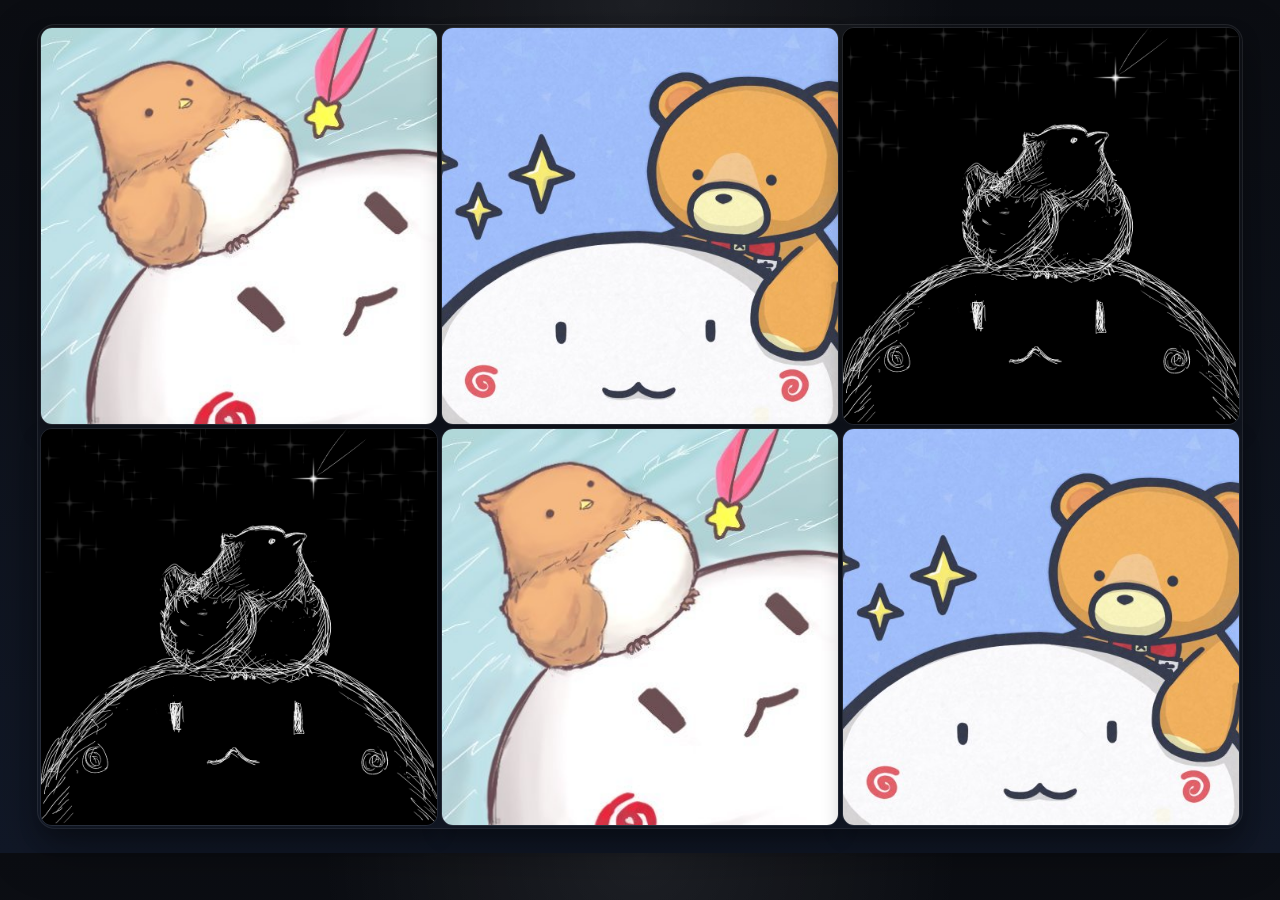
<file: .workhop/art-page/index.html>
<!DOCTYPE html>
<html lang="en">
<head>
  <meta charset="UTF-8">
  <meta name="viewport" content="width=device-width, initial-scale=1.0">
  <title>Image Gallery</title>
  <style>
    body {
      margin: 0;
      background:
        radial-gradient(circle at top, rgba(255,255,255,0.08), transparent 30%),
        linear-gradient(180deg, #0b0d12 0%, #111827 100%);
      color: #ffffff;
      font-family: system-ui, -apple-system, sans-serif;
    }

    /* Minimal margin grid */
    .gallery-grid {
      display: grid;
      gap: 3.5px;
      grid-template-columns: repeat(auto-fit, minmax(300px, 1fr));
      padding: 2px;
      max-width: 1200px;
      margin: 24px auto;
      background: rgba(255,255,255,0.02);
      border: 1px solid rgba(255,255,255,0.08);
      border-radius: 18px;
      box-shadow: 0 20px 50px rgba(0,0,0,0.35);
    }

    .gallery-item {
      position: relative;
      aspect-ratio: 1 / 1; /* Keeps all images square */
      overflow: hidden;
      border-radius: 7px;
      overflow: hidden;
      border-radius: 12px;
      border: 1px solid rgba(255,255,255,0.08);
      box-shadow: 0 10px 20px rgba(0,0,0,0.25);
    }

    .gallery-item img {
      width: 100%;
      height: 100%;
      object-fit: cover;
      transition: transform 0.4s ease;
      cursor: pointer;
      border-radius: 7px;
    }

    /* Subtle zoom without darkening the image */
    .gallery-item:hover img {
      transform: scale(1.05);
    }

    /* Bottom-right text alignment */
    .hover-content {
      position: absolute;
      bottom: 15px;
      right: 15px;
      text-align: right;
      opacity: 0;
      transition: opacity 0.4s ease;
      /* Heavy text shadow ensures readability without dimming the background */
      text-shadow: 0px 2px 8px rgba(0, 0, 0, 0.9), 0px 0px 4px rgba(0, 0, 0, 0.6);
      pointer-events: none; /* Prevents text from interfering with mouse hovering */
    }

    .gallery-item:hover .hover-content {
      opacity: 1;
    }

    .hover-date {
      font-size: 0.85rem;
      color: #e4e4e7;
      margin-bottom: 2px;
      font-weight: 500;
      letter-spacing: 0.05em;
    }

    .hover-title {
      font-size: 1.2rem;
      font-weight: 700;
      margin: 0;
    }

    .gallery-item img:focus-visible {
      outline: 3px solid #ffffff;
      outline-offset: -3px;
    }

    .image-viewer {
      box-sizing: border-box;
      width: 100vw;
      height: 100vh;
      max-width: none;
      max-height: none;
      padding: 0;
      border: 0;
      background: #000000;
      color: #ffffff;
      
      opacity: 1;
      transform: scale(1);
      transition: opacity 250ms ease, transform 250ms ease; display: 250ms allow-discrete;
    }

    .image-viewer[open] {
      display: grid;
      place-items: center;
      opacity: 1;
      transform: scale(1);
    }

    .image-viewer::backdrop {
      background: #000000;
      transition: background-color 250ms ease;
    }

    .image-viewer img {
      max-width: 100%;
      max-height: 100%;
      object-fit: contain;
    }

    .image-viewer button {
      position: absolute;
      top: 1rem;
      right: 1rem;
      width: 2.75rem;
      height: 2.75rem;
      padding: 0;
      border: 0;
      background: transparent;
      color: inherit;
      font: inherit;
      font-size: 2rem;
      line-height: 1;
      cursor: pointer;
    }

    @starting-style {
      .image-viewer[open] {
        opacity: 0;
        transform: scale(0.98);
      }

      .image-viewer[open]::backdrop {
        background-color: transparent;
      }
    }

    @media (prefers-reduced-motion: reduce) {
      .image-viewer,
      .image-viewer::backdrop {
        transition: none;
      }
    }

    @media (max-width: 600px) {
      .image-viewer {
        padding: 1rem;
      }
    }

    @media (max-width: 1024px) {
      .hover-content {
        opacity: 1;
      }
    }
  </style>
</head>
<body>

  <div class="gallery-grid">
    
    <!-- Gallery Item 1 -->
    <div class="gallery-item">
      <img src="illust/dummy1.jpg" alt="Gallery Image 1" loading="lazy">
      <div class="hover-content">
        <div class="hover-date">October 12, 2026</div>
        <h3 class="hover-title">Mountain Summit</h3>
      </div>
    </div>

    <!-- Gallery Item 2 -->
    <div class="gallery-item">
      <img src="illust/dummy2.jpg" alt="Gallery Image 2" loading="lazy">
      <div class="hover-content">
        <div class="hover-date">September 28, 2026</div>
        <h3 class="hover-title">City Lights</h3>
      </div>
    </div>

    <!-- Gallery Item 3 -->
    <div class="gallery-item">
      <img src="illust/dummy3.jpg" alt="Gallery Image 3" loading="lazy">
      <div class="hover-content">
        <div class="hover-date">August 05, 2026</div>
        <h3 class="hover-title">Ocean View</h3>
      </div>
    </div>

        <!-- Gallery Item 3 -->
    <div class="gallery-item">
      <img src="illust/dummy3.jpg" alt="Gallery Image 3" loading="lazy">
      <div class="hover-content">
        <div class="hover-date">August 05, 2026</div>
        <h3 class="hover-title">Ocean View</h3>
      </div>
    </div>

        <!-- Gallery Item 1 -->
    <div class="gallery-item">
      <img src="illust/dummy1.jpg" alt="Gallery Image 1" loading="lazy">
      <div class="hover-content">
        <div class="hover-date">October 12, 2026</div>
        <h3 class="hover-title">Mountain Summit</h3>
      </div>
    </div>

        <!-- Gallery Item 2 -->
    <div class="gallery-item">
      <img src="illust/dummy2.jpg" alt="Gallery Image 2" loading="lazy">
      <div class="hover-content">
        <div class="hover-date">September 28, 2026</div>
        <h3 class="hover-title">City Lights</h3>
      </div>
    </div>
    
    <!-- Add more items by copying the block above -->

  </div>

  <dialog class="image-viewer" aria-label="Full-screen image viewer">
    <img alt="">
    <button type="button" aria-label="Close full-screen image">×</button>
  </dialog>

  <script>
    const imageViewer = document.querySelector('.image-viewer');
    const viewerImage = imageViewer.querySelector('img');
    const gallery = document.querySelector('.gallery-grid');

    function openImageViewer(image) {
      viewerImage.src = image.currentSrc || image.src;
      viewerImage.alt = image.alt;
      imageViewer.showModal();
    }

    gallery.addEventListener('click', (event) => {
      const image = event.target.closest('.gallery-item img');
      if (image) openImageViewer(image);
    });

    gallery.addEventListener('keydown', (event) => {
      const image = event.target.closest('.gallery-item img');
      if (image && (event.key === 'Enter' || event.key === ' ')) {
        event.preventDefault();
        openImageViewer(image);
      }
    });

    imageViewer.querySelector('button').addEventListener('click', () => imageViewer.close());
    imageViewer.addEventListener('click', (event) => {
      if (event.target === imageViewer) imageViewer.close();
    });

    document.querySelectorAll('.gallery-item img').forEach((image) => {
      image.tabIndex = 0;
      image.setAttribute('role', 'button');
      image.setAttribute('aria-haspopup', 'dialog');
      image.setAttribute('aria-label', `View ${image.alt} full screen`);
    });
  </script>

</body>
</html>
</file>
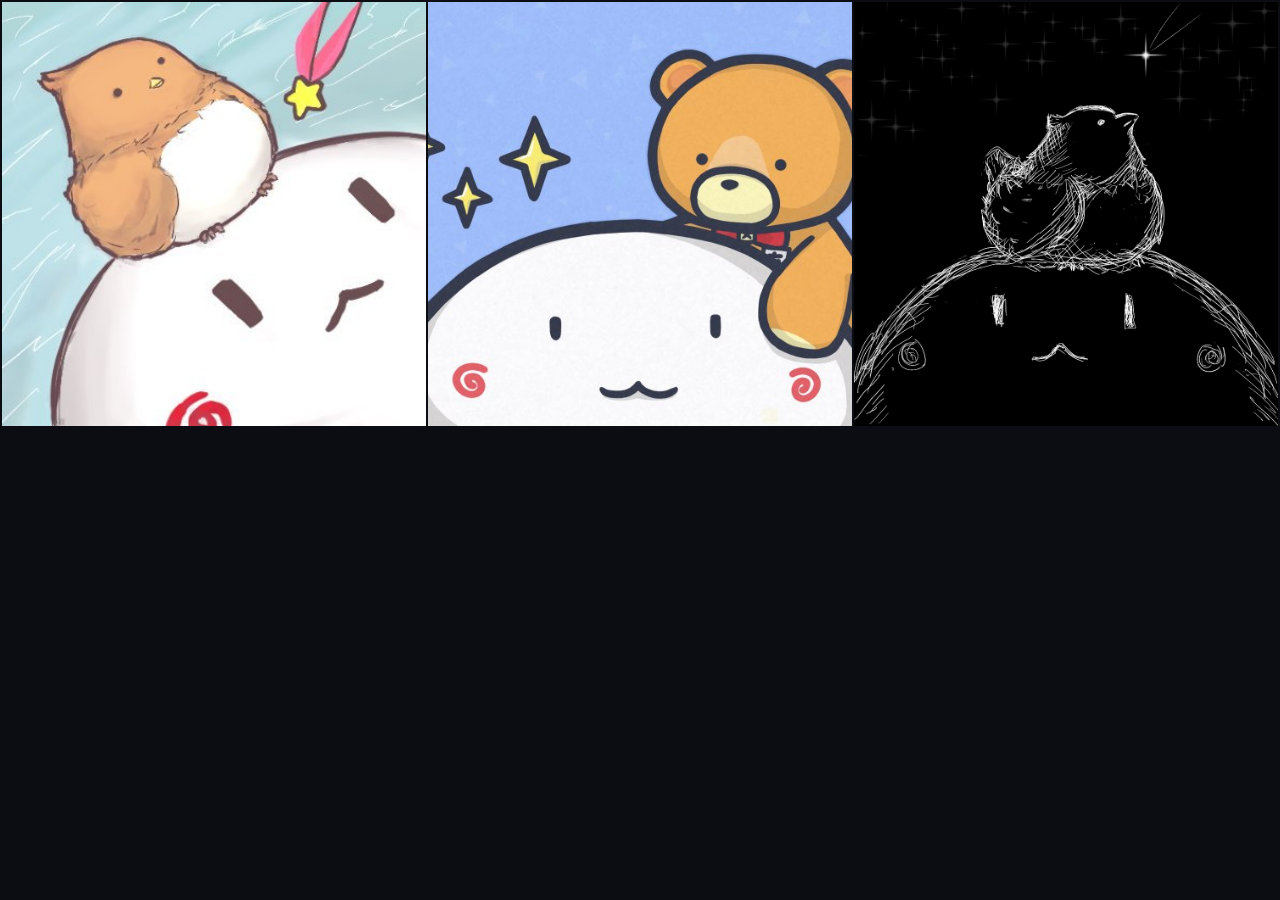
<file: projects/art/index.html>
<!DOCTYPE html>
<html lang="en">
<head>
  <meta charset="UTF-8">
  <meta name="viewport" content="width=device-width, initial-scale=1.0">
  <title>Image Gallery</title>
  <style>
    body {
      margin: 0;
      background-color: #0b0d12;
      font-family: system-ui, -apple-system, sans-serif;
      color: #ffffff;
    }

    /* Minimal margin grid */
    .gallery-grid {
      display: grid;
      grid-template-columns: repeat(auto-fit, minmax(300px, 1fr));
      gap: 2px; /* Creates the near-zero margin effect between images */
      padding: 2px;
    }

    .gallery-item {
      position: relative;
      aspect-ratio: 1 / 1; /* Keeps all images square */
      overflow: hidden;
    }

    .gallery-item img {
      width: 100%;
      height: 100%;
      object-fit: cover;
      transition: transform 0.4s ease;
      cursor: pointer;
    }

    /* Subtle zoom without darkening the image */
    .gallery-item:hover img {
      transform: scale(1.05);
    }

    /* Bottom-right text alignment */
    .hover-content {
      position: absolute;
      bottom: 15px;
      right: 15px;
      text-align: right;
      opacity: 0;
      transition: opacity 0.4s ease;
      /* Heavy text shadow ensures readability without dimming the background */
      text-shadow: 0px 2px 8px rgba(0, 0, 0, 0.9), 0px 0px 4px rgba(0, 0, 0, 0.6);
      pointer-events: none; /* Prevents text from interfering with mouse hovering */
    }

    .gallery-item:hover .hover-content {
      opacity: 1;
    }

    .hover-date {
      font-size: 0.85rem;
      color: #e4e4e7;
      margin-bottom: 2px;
      font-weight: 500;
      letter-spacing: 0.05em;
    }

    .hover-title {
      font-size: 1.2rem;
      font-weight: 700;
      margin: 0;
    }

    .gallery-item img:focus-visible {
      outline: 3px solid #ffffff;
      outline-offset: -3px;
    }

    .image-viewer {
      box-sizing: border-box;
      width: 100vw;
      height: 100vh;
      max-width: none;
      max-height: none;
      padding: 0;
      border: 0;
      background: #000000;
      color: #ffffff;
      
      opacity: 1;
      transform: scale(1);
      transition: opacity 250ms ease, transform 250ms ease; display 250ms allow-discrete;
    }

    .image-viewer[open] {
      display: grid;
      place-items: center;
      opacity: 1;
      transform: scale(1);
    }

    .image-viewer::backdrop {
      background: #000000;
      transition: background-color 250ms ease;
    }

    .image-viewer img {
      max-width: 100%;
      max-height: 100%;
      object-fit: contain;
    }

    .image-viewer button {
      position: absolute;
      top: 1rem;
      right: 1rem;
      width: 2.75rem;
      height: 2.75rem;
      padding: 0;
      border: 0;
      background: transparent;
      color: inherit;
      font: inherit;
      font-size: 2rem;
      line-height: 1;
      cursor: pointer;
    }

    @starting-style {
      .image-viewer[open] {
        opacity: 0;
        transform: scale(0.98);
      }

      .image-viewer[open]::backdrop {
        background-color: transparent;
      }
    }

    @media (prefers-reduced-motion: reduce) {
      .image-viewer,
      .image-viewer::backdrop {
        transition: none;
      }
    }

    @media (max-width: 600px) {
      .image-viewer {
        padding: 1rem;
      }
    }

    @media (max-width: 1024px) {
      .hover-content {
        opacity: 1;
      }
    }
  </style>
</head>
<body>

  <div class="gallery-grid">
    
    <!-- Gallery Item 1 -->
    <div class="gallery-item">
      <img src="illust/1.jpg" alt="Gallery Image 1" loading="lazy">
      <div class="hover-content">
        <div class="hover-date">October 12, 2026</div>
        <h3 class="hover-title">Mountain Summit</h3>
      </div>
    </div>

    <!-- Gallery Item 2 -->
    <div class="gallery-item">
      <img src="illust/2.jpg" alt="Gallery Image 2" loading="lazy">
      <div class="hover-content">
        <div class="hover-date">September 28, 2026</div>
        <h3 class="hover-title">City Lights</h3>
      </div>
    </div>

    <!-- Gallery Item 3 -->
    <div class="gallery-item">
      <img src="illust/3.jpg" alt="Gallery Image 3" loading="lazy">
      <div class="hover-content">
        <div class="hover-date">August 05, 2026</div>
        <h3 class="hover-title">Ocean View</h3>
      </div>
    </div>

    <!-- Add more items by copying the block above -->

  </div>

  <dialog class="image-viewer" aria-label="Full-screen image viewer">
    <img alt="">
    <button type="button" aria-label="Close full-screen image">×</button>
  </dialog>

  <script>
    const imageViewer = document.querySelector('.image-viewer');
    const viewerImage = imageViewer.querySelector('img');
    const gallery = document.querySelector('.gallery-grid');

    function openImageViewer(image) {
      viewerImage.src = image.currentSrc || image.src;
      viewerImage.alt = image.alt;
      imageViewer.showModal();
    }

    gallery.addEventListener('click', (event) => {
      const image = event.target.closest('.gallery-item img');
      if (image) openImageViewer(image);
    });

    gallery.addEventListener('keydown', (event) => {
      const image = event.target.closest('.gallery-item img');
      if (image && (event.key === 'Enter' || event.key === ' ')) {
        event.preventDefault();
        openImageViewer(image);
      }
    });

    imageViewer.querySelector('button').addEventListener('click', () => imageViewer.close());
    imageViewer.addEventListener('click', (event) => {
      if (event.target === imageViewer) imageViewer.close();
    });

    document.querySelectorAll('.gallery-item img').forEach((image) => {
      image.tabIndex = 0;
      image.setAttribute('role', 'button');
      image.setAttribute('aria-haspopup', 'dialog');
      image.setAttribute('aria-label', `View ${image.alt} full screen`);
    });
  </script>

</body>
</html>
</file>
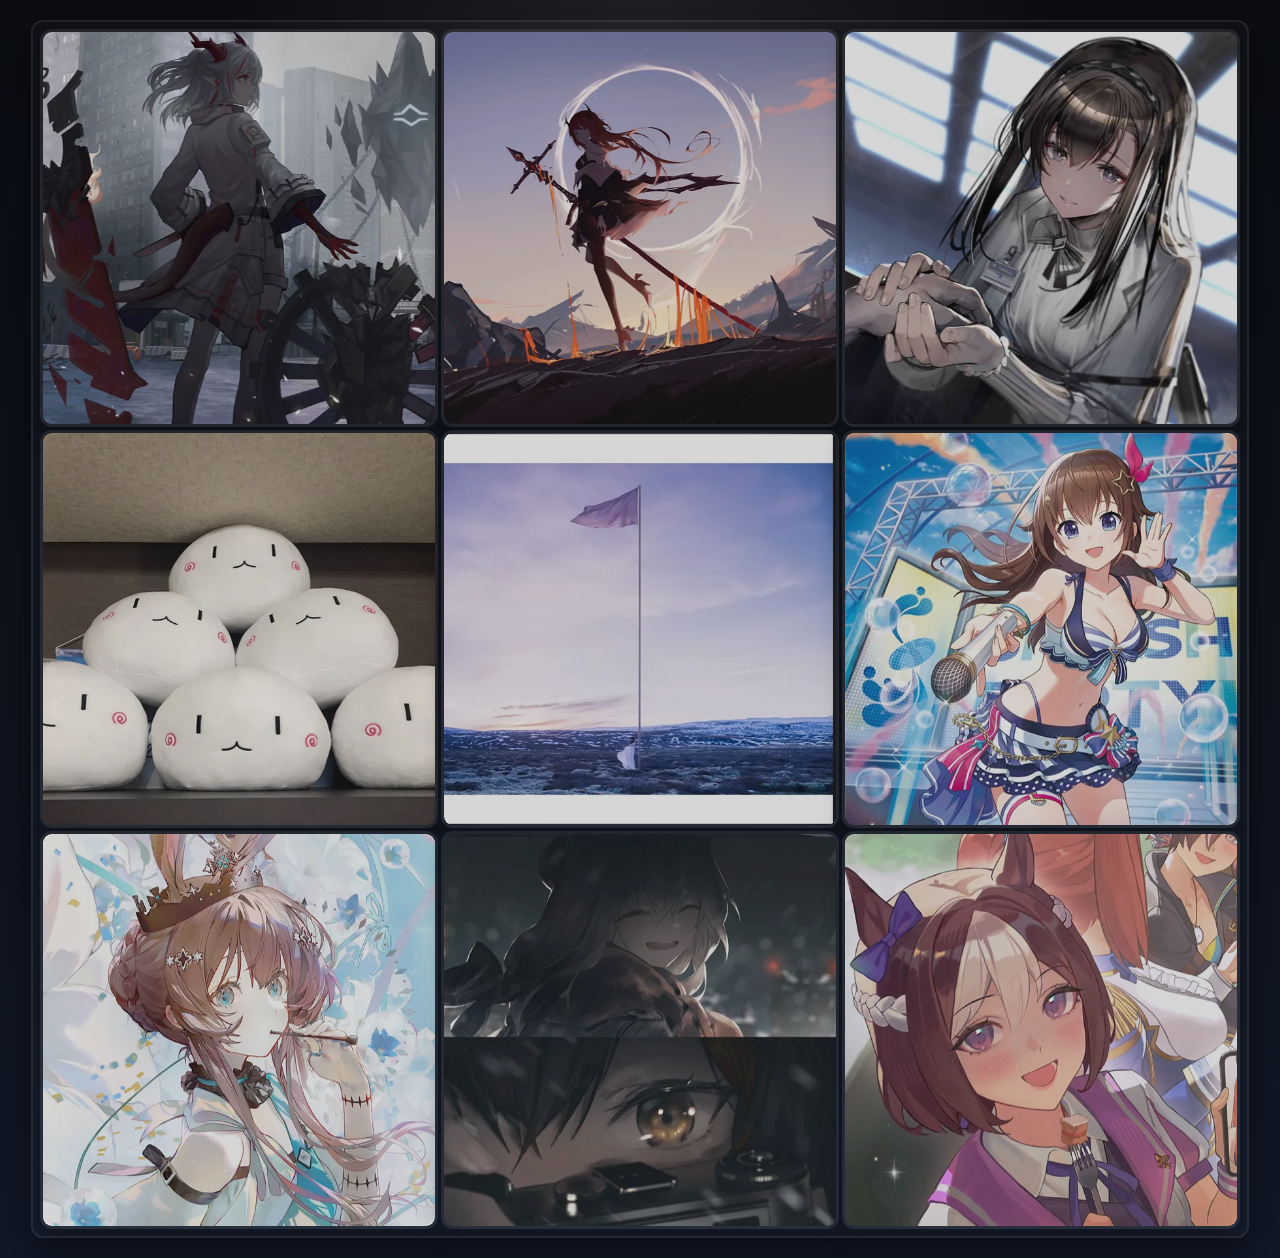
<file: workshop/art-page/index.html>
<!DOCTYPE html>
<html lang="en">
<head>
  <meta charset="UTF-8">
  <meta name="viewport" content="width=device-width, initial-scale=1.0">
  <title>Image Gallery</title>
  <style>
    body {
      margin: 0;
      background:
        radial-gradient(circle at top, rgba(255,255,255,0.08), transparent 30%),
        linear-gradient(180deg, #0b0d12 0%, #111827 100%);
      color: #ffffff;
      font-family: system-ui, -apple-system, sans-serif;
    }

    body:has(dialog[open]) {
      overflow: hidden;
    }

    .gallery-grid {
      display: grid;
      gap: 3.5px;
      grid-template-columns: repeat(auto-fit, minmax(300px, 1fr));
      padding: 7px;
      max-width: 1200px;
      width: calc(100% - 40px);
      margin: 20px auto;
      background: rgba(255,255,255,0.02);
      border: 2px solid rgba(255,255,255,0.08);
      border-radius: 12px;
      box-shadow: 0 20px 50px rgba(0,0,0,0.35);
    }

    .gallery-item {
      position: relative;
      aspect-ratio: 1 / 1;
      overflow: hidden;
      border-radius: 7px;
      overflow: hidden;
      border-radius: 12px;
      border: 3px solid rgba(255,255,255,0.08);
      box-shadow: 0 10px 20px rgba(0,0,0,0.25);
    }

    .gallery-item img {
      width: 100%;
      height: 100%;
      object-fit: cover;
      transition: transform 0.4s ease;
      cursor: pointer;
      border-radius: 7px;

      filter: contrast(0.94) saturate(0.92) brightness(0.98);
      image-rendering: auto;
      transition: transform 0.4s ease, filter 0.4s ease;

      }


    .gallery-item:hover img {
      transform: scale(1.05);
      filter: contrast(1) saturate(1) brightness(1);
    }

    .gallery-item:hover img {
      transform: scale(1.05);
    }

    .gallery-item::after {
      content: "";
      position: absolute;
      inset: 0;
      /* Adds a subtle 10% dark tint to harmonize light & dark thumbnails */
      background: rgba(11, 13, 18, 0.12);
      pointer-events: none;
      transition: opacity 0.4s ease;
      border-radius: 12px;
    }

    .gallery-item:hover::after {
      /* Lift the tint on hover */
      opacity: 0;
    }

    .hover-content {
      position: absolute;
      bottom: 15px;
      right: 15px;
      text-align: right;
      opacity: 0;
      transition: opacity 0.4s ease;
      text-shadow: 0px 2px 8px rgba(0, 0, 0, 0.9), 0px 0px 4px rgba(0, 0, 0, 0.6);
      pointer-events: none;
    }

    .gallery-item:hover .hover-content {
      opacity: 1;
    }

    .hover-date {
      font-size: 0.85rem;
      color: #e4e4e7;
      margin-bottom: 2px;
      font-weight: 500;
      letter-spacing: 0.05em;
    }

    .hover-title {
      font-size: 1.2rem;
      font-weight: 700;
      margin: 0;
    }

    .gallery-item img:focus-visible {
      outline: 3px solid #ffffff;
      outline-offset: -3px;
    }

    .image-viewer {
      overflow: hidden;
      box-sizing: border-box;
      width: 100%;
      height: 100%;
      max-width: none;
      max-height: none;
      padding: 2rem;
      border: 0;
      background: #000000;
      color: #ffffff;      
      opacity: 1;
      transform: scale(1);
      transition: opacity 250ms ease, transform 250ms ease; display: 250ms allow-discrete;
    }

    .image-viewer[open] {
      display: grid;
      place-items: center;
      opacity: 1;
      transform: scale(1);
    }

    .image-viewer::backdrop {
      background: #000000;
      transition: background-color 250ms ease;
    }

    .image-viewer img {
      max-width: calc(100% - 4rem);
      max-height: calc(100% - 4rem);
      min-width: 0;
      min-height: 0;
      object-fit: contain;
    }

    .image-viewer button {
      position: absolute;
      top: 1rem;
      right: 1rem;
      width: 2.75rem;
      height: 2.75rem;
      padding: 0;
      border: 0;
      background: transparent;
      color: inherit;
      font: inherit;
      font-size: 2rem;
      line-height: 1;
      cursor: pointer;
      z-index: 10
    }

    @starting-style {
      .image-viewer[open] {
        opacity: 0;
        transform: scale(0.98);
      }

      .image-viewer[open]::backdrop {
        background-color: transparent;
      }
    }

    @media (prefers-reduced-motion: reduce) {
      .image-viewer,
      .image-viewer::backdrop {
        transition: none;
      }
    }

    @media (max-width: 600px) {
      .image-viewer {
        padding: 1rem;
      }
    }

    @media (max-width: 1024px) {
      .hover-content {
        opacity: 1;
      }
    }
  </style>
</head>
<body>

  <div class="gallery-grid">
    
    <div class="gallery-item">
      <img src="illust/dummy1_thumb.webp" data-full="illust/dummy1.webp" alt="Image 8673 x 3386" loading="lazy">
      <div class="hover-content">
        <div class="hover-date">XXXX XX, XXXX</div>
        <h3 class="hover-title">Dummy-Image 8673 x 3386</h3>
      </div>
    </div>

    <div class="gallery-item">
      <img src="illust/dummy2_thumb.webp" data-full="illust/dummy2.webp" alt="Image 7700 x 4428" loading="lazy">
      <div class="hover-content">
        <div class="hover-date">XXXX XX, XXXX</div>
        <h3 class="hover-title">Dummy-Image 7700 x 4428</h3>
      </div>
    </div>

    <div class="gallery-item">
      <img src="illust/dummy3_thumb.webp" data-full="illust/dummy3.webp" alt="Image 1280 x 720" loading="lazy">
      <div class="hover-content">
        <div class="hover-date">XXXX XX, XXXX</div>
        <h3 class="hover-title">Dummy-Image 1280 x 720</h3>
      </div>
    </div>

    <div class="gallery-item">
      <img src="illust/dummy4_thumb.webp" data-full="illust/dummy4.webp" alt="Image 1588 x 1179" loading="lazy">
      <div class="hover-content">
        <div class="hover-date">XXXX XX, XXXX</div>
        <h3 class="hover-title">Dummy-Image 1588 x 1179</h3>
      </div>
    </div>

    <div class="gallery-item">
      <img src="illust/dummy5_thumb.webp" data-full="illust/dummy5.webp" alt="Image 1120 x 1129" loading="lazy">
      <div class="hover-content">
        <div class="hover-date">XXXX XX, XXXX</div>
        <h3 class="hover-title">Dummy-Image 1120 x 1129</h3>
      </div>
    </div>

    <div class="gallery-item">
      <img src="illust/dummy6_thumb.webp" data-full="illust/dummy6.webp" alt="Image 750 x 1000" loading="lazy">
      <div class="hover-content">
        <div class="hover-date">XXXX XX, XXXX</div>
        <h3 class="hover-title">Dummy-Image 750 x 1000</h3>
      </div>
    </div>

    <div class="gallery-item">
      <img src="illust/dummy7_thumb.webp" data-full="illust/dummy7.webp" alt="Image 2726 x 3856" loading="lazy">
      <div class="hover-content">
        <div class="hover-date">XXXX XX, XXXX</div>
        <h3 class="hover-title">Dummy-Image 2726 x 3856</h3>
      </div>
    </div>

        <div class="gallery-item">
      <img src="illust/dummy8_thumb.webp" data-full="illust/dummy8.webp" alt="Image 782 x 1200" loading="lazy">
      <div class="hover-content">
        <div class="hover-date">XXXX XX, XXXX</div>
        <h3 class="hover-title">Dummy-Image 782 x 1200</h3>
      </div>
    </div>

        <div class="gallery-item">
      <img src="illust/dummy9_thumb.webp" data-full="illust/dummy9.webp" alt="Image 1138 x 2824" loading="lazy">
      <div class="hover-content">
        <div class="hover-date">XXXX XX, XXXX</div>
        <h3 class="hover-title">Dummy-Image 1138 x 2824</h3>
      </div>
    </div>
    
    <!-- Add more items by copying the block above -->

  </div>

  <dialog class="image-viewer" aria-label="Full-screen image viewer">
    <img alt="">
    <button type="button" aria-label="Close full-screen image">×</button>
  </dialog>

  <script>
    const imageViewer = document.querySelector('.image-viewer');
    const viewerImage = imageViewer.querySelector('img');
    const gallery = document.querySelector('.gallery-grid');

    function openImageViewer(image) {
      viewerImage.src = image.getAttribute('data-full') || image.src;
      viewerImage.alt = image.alt;
      imageViewer.showModal();
    }

    gallery.addEventListener('click', (event) => {
      const image = event.target.closest('.gallery-item img');
      if (image) openImageViewer(image);
    });

    gallery.addEventListener('keydown', (event) => {
      const image = event.target.closest('.gallery-item img');
      if (image && (event.key === 'Enter' || event.key === ' ')) {
        event.preventDefault();
        openImageViewer(image);
      }
    });

    imageViewer.querySelector('button').addEventListener('click', () => imageViewer.close());
    imageViewer.addEventListener('click', (event) => {
      if (event.target === imageViewer) imageViewer.close();
    });

    document.querySelectorAll('.gallery-item img').forEach((image) => {
      image.tabIndex = 0;
      image.setAttribute('role', 'button');
      image.setAttribute('aria-haspopup', 'dialog');
      image.setAttribute('aria-label', `View ${image.alt} full screen`);
    });
  </script>

</body>
</html>
</file>
